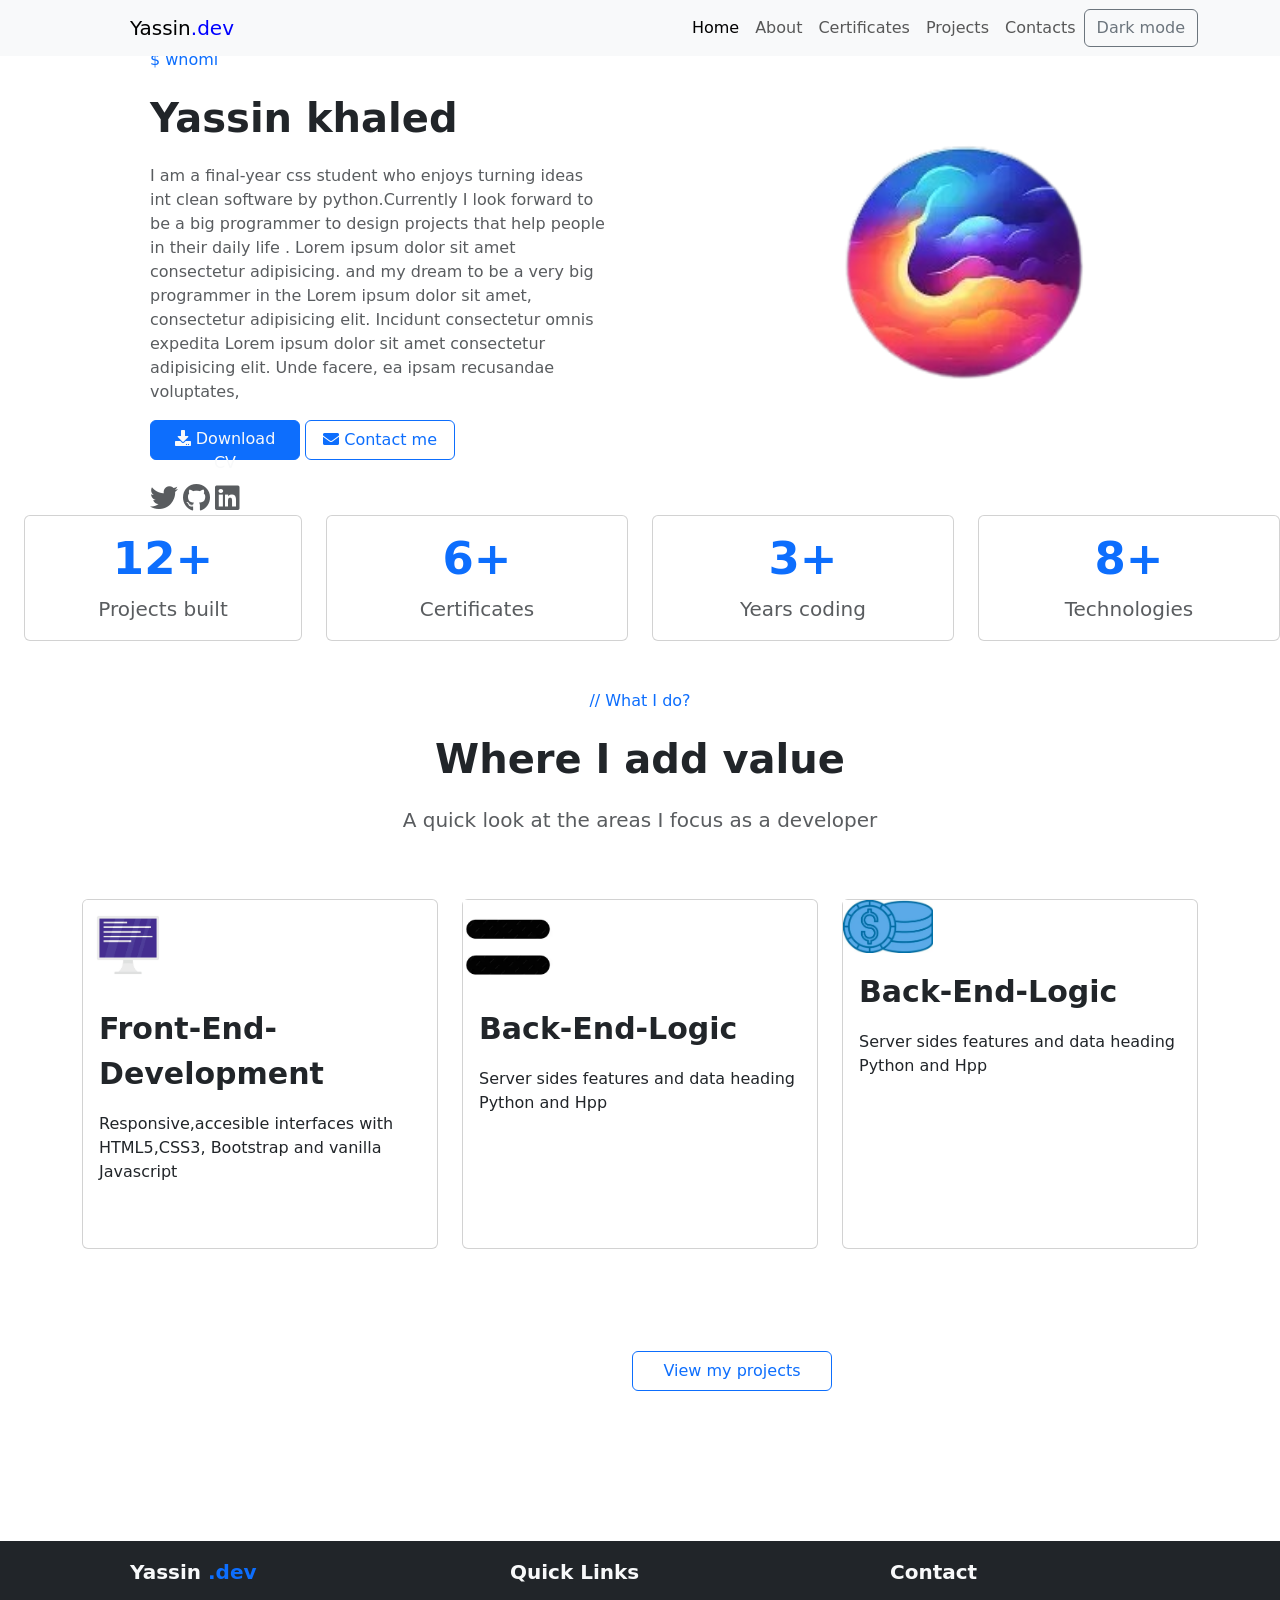
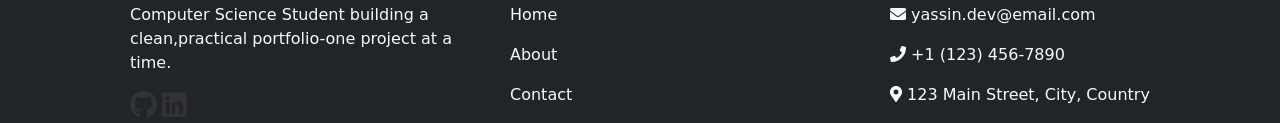
<file: index.html>
<!doctype html>
<html lang="en">
  <head>
    <meta charset="utf-8">
    <meta name="viewport" content="width=device-width, initial-scale=1">
    <title>Bootstrap demo</title>
    
    <link href="https://cdn.jsdelivr.net/npm/bootstrap@5.3.8/dist/css/bootstrap.min.css" rel="stylesheet" integrity="sha384-sRIl4kxILFvY47J16cr9ZwB07vP4J8+LH7qKQnuqkuIAvNWLzeN8tE5YBujZqJLB" crossorigin="anonymous">
    <link rel="stylesheet" href="https://cdnjs.cloudflare.com/ajax/libs/font-awesome/5.15.4/css/all.min.css">
    <link rel="stylesheet" href="style.css">
  </head>
  <body>
    <div class="bg-dark text-light loadingscreen top-0 start-0 w-100 h-100" id="loading-screen" style="position: fixed;z-index: 9999; display: flex; justify-content: center; align-items: center;">
    <div>Loading Home...</div>
  </div>
   <nav class="navbar navbar-expand-lg bg-body-tertiary fixed-top" style="background-color: aliceblue;">
  <div class="container">
    <a class="navbar-brand ms-5 me-lg-5 no" href="#">Yassin<span style="color: blue;" class="bold">.dev</span></a>
    <button class="navbar-toggler" type="button" data-bs-toggle="collapse" data-bs-target="#navbarNav" aria-controls="navbarNav" aria-expanded="false" aria-label="Toggle navigation">
      <span class="navbar-toggler-icon"></span>
    </button>
   
    <div class="collapse navbar-collapse" id="navbarSupportedContent">
    <ul class="navbar-nav ms-auto mb-2 mb-lg-0">
        <li class="nav-item">
          <a class="nav-link active" aria-current="page" href="index.html">Home</a>
        </li>
        <li class="nav-item">
          <a class="nav-link" href="about.html">About</a>
        </li>
        <li class="nav-item">
          <a class="nav-link" href="certificates.html">Certificates</a>
        </li>
        <li class="nav-item">
          <a class="nav-link" href="Project.html">Projects</a>
        </li>
        <li class="nav-item">
          <a class="nav-link" href="contacts.html">Contacts</a>
        </li>
      </ul>
    </div>
    <button class="btn btn-outline-secondary" id="btn1">Dark mode</button>
  </div>
</nav>
<section class=" mt-5" style="margin-left: 150px;">
    <div class="row">
        <div class="col-md-5">
       <p class="text-primary">$ whomi</p>
       <p class="fw-bold" style="font-size: 40px;">Yassin khaled</p>
       <p class="text-muted">I am a final-year css student who enjoys turning ideas int clean software by python.Currently I look forward to be a big programmer to design projects that help people in their daily life . Lorem ipsum dolor sit amet consectetur adipisicing. and my dream to be a very big programmer in the Lorem ipsum dolor sit amet, consectetur adipisicing elit. Incidunt consectetur omnis expedita Lorem ipsum dolor sit amet consectetur adipisicing elit. Unde facere, ea ipsam recusandae voluptates,</p>
       <button class="btn btn-primary text-light" style="width: 150px; height: 40px;"><i class="fas fa-download"></i> Download CV</button>
       <button class="btn button btn-outline-primary " style="width: 150px; height: 40px;"><i class="fas fa-envelope"></i> Contact me</button>
       <div class="mt-4">
     <i class="fab fa-twitter text-muted" style="font-size: 28px; color: #333;"></i>
    <i class="fab fa-github text-muted" style="font-size: 28px; color: #333;"></i>
    <i class="fab fa-linkedin text-muted" style="font-size: 28px; color: #333;"></i>
         
       </div>
        
        </div>
        
          <div class="n col-md-6 ms-5">
               <img src="download (3).png" alt="" class="img">
          </div>
        
    </div>
    
</section>
 <div class="y row">
  <div class="col-sm-3 mb-3 mb-sm-0">
    <div class="card ms-4">
      <div class="card-body text-center">
        <h5 class="card-title fw-bold text-primary" style="font-size: 45px;">12+</h5>
    <p class="card-text text-muted" style="font-size: 20px;">Projects built</p>  
      </div>
    </div>
  </div>
  <div class="col-sm-3">
    <div class="card">
      <div class="card-body text-center">
        <h5 class="card-title fw-bold text-primary" style="font-size: 45px;">6+</h5>
    <p class="card-text text-muted" style="font-size: 20px;">Certificates</p>   
      </div>
    </div>
  </div>
  <div class="col-sm-3">
    <div class="card">
      <div class="card-body text-center">
        <h5 class="card-title fw-bold text-primary" style="font-size: 45px;">3+</h5>
    <p class="card-text text-muted" style="font-size: 20px;">Years coding</p>   
      </div>
    </div>
  </div>
   <div class="col-sm-3">
    <div class="card">
      <div class="card-body text-center">
        <h5 class="card-title fw-bold text-primary" style="font-size: 45px;">8+</h5>
    <p class="card-text text-muted" style="font-size: 20px;">Technologies</p>   
      </div>
    </div>
  </div>
</div>

</div>

  <div class="container o">
<div class="text-center">
  <p class="text-primary mt-5">// What I do?</p>
  <p class="fw-bold" style="font-size: 40px;">Where I add value</p>
  <p class="text-muted" style="font-size: 20px;">A quick look at the areas I focus as a developer</p>
</div>
<div class="row">
  <div class="col-4">
<div class="card mt-5 h-100">
  <img src="computer-blue-screen-icon-flat-style-vector.jpg" style="width:90px;" class="card-img-top" alt="...">
  <div class="card-body">
    <p class="card_title fw-bold " style="font-size: 30px;">Front-End-Development</p>
    <p class="card-text">Responsive,accesible 
      interfaces with HTML5,CSS3,
      Bootstrap and vanilla Javascript</p>
  </div>
</div>
</div>
<div class="col-4">
  <div class="card  mt-5 h-100"> 
  <img src="download.webp" alt="" style="width: 90px;">
  <div class="card-body ">
    <p class="card_title fw-bold" style="font-size: 30px;">Back-End-Logic</p>
    <p class="card-text">Server sides features and data heading Python and Hpp</p>
  </div>
  
  </div>
</div>
<div class="col-4">
  <div class="card  mt-5 h-100">
  <img src="OIP (5).webp" alt="" style="width: 90px;">
  <div class="card-body">
    <p class="card_title fw-bold" style="font-size: 30px;">Back-End-Logic</p>
    <p class="card-text">Server sides features and data heading Python and Hpp</p>
  </div>
  </div>
</div>
</div>
<div class="p">
  <button class="btn button btn-outline-primary" style="width: 200px; height: 40px; margin-top: 150px; margin-left: 550px;">View my projects</button>
</div>
  </div>
  
  <section class="w-100 bg-dark text-light" style="margin-top: 150px;">
    
    <div class="container">
        <div class="footer">
          <div class="row">
            <div class="col-md-4 ms-5">
              
           <p class="fw-bold mt-3" style="font-size: 20px;">Yassin <span class="text-primary">.dev</span></p>
            <p class="">Computer Science Student building a clean,practical portfolio-one project at a time.</p>
    <i class="fab fa-github" style="font-size: 28px; color: #333;"></i>
    <i class="fab fa-linkedin" style="font-size: 28px; color: #333;"></i>

        </div>
        <div class="col-md-4">
          <p class="fw-bold mt-3" style="font-size: 20px;">Quick Links</p>
          <p>Home</p>
          <p>About</p>
          <p>Contact</p>
        </div>
        <div class="col-md-3">
          <p class="fw-bold mt-3" style="font-size: 20px;">Contact</p>
          <p><i class="fas fa-envelope"></i> yassin.dev@email.com</p>
          <p><i class="fas fa-phone"></i> +1 (123) 456-7890</p>
          <p><i class="fas fa-map-marker-alt"></i> 123 Main Street, City, Country</p>
        </div>
    </div>
        </div>
        </div>
  </section>
  
    
  
 <script src="script.js"></script>

  </body>
</file>
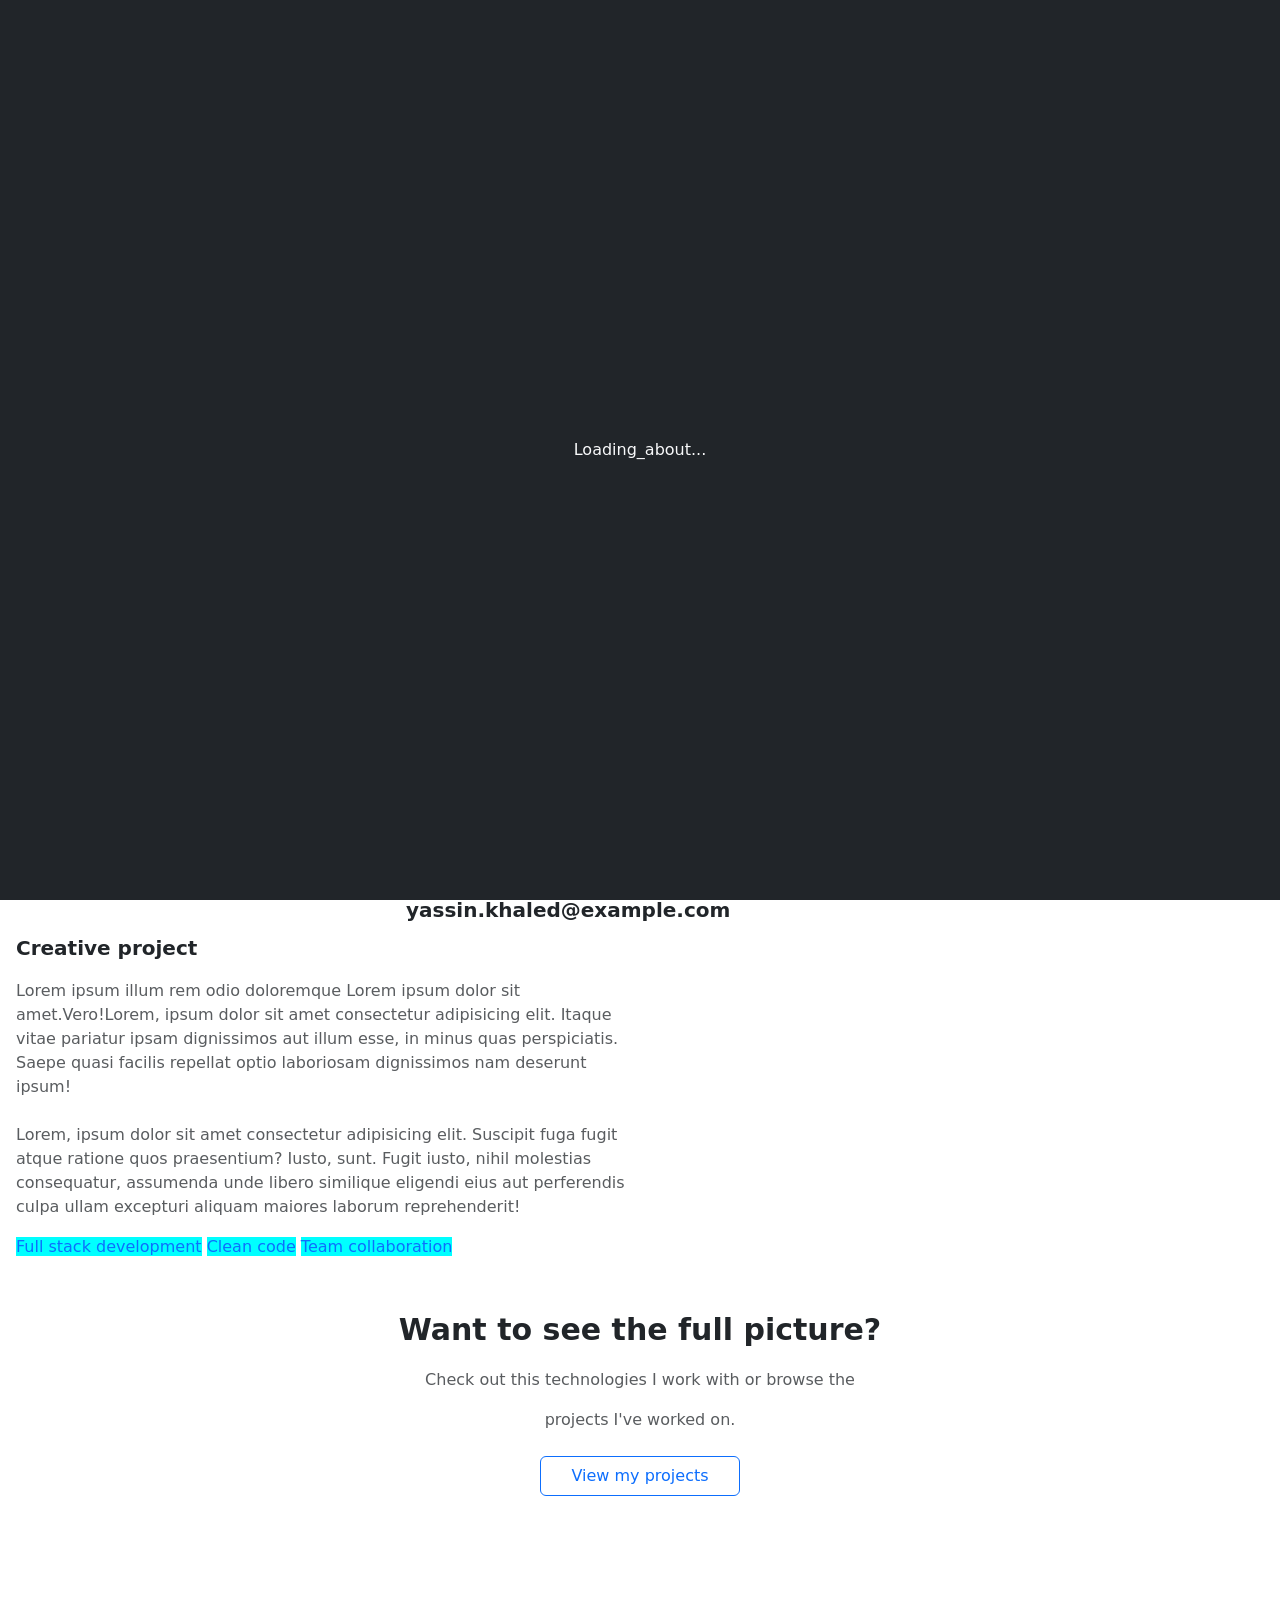
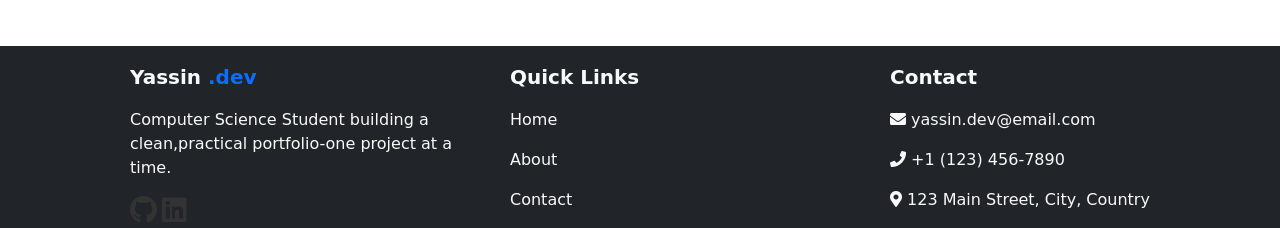
<file: about.html>
<!DOCTYPE html>
<html lang="en">
<head>
    <meta charset="UTF-8">
    <meta name="viewport" content="width=device-width, initial-scale=1.0">
    <title>Document</title>
    <link href="https://cdn.jsdelivr.net/npm/bootstrap@5.3.8/dist/css/bootstrap.min.css" rel="stylesheet" integrity="sha384-sRIl4kxILFvY47J16cr9ZwB07vP4J8+LH7qKQnuqkuIAvNWLzeN8tE5YBujZqJLB" crossorigin="anonymous">
    <link rel="stylesheet" href="https://cdnjs.cloudflare.com/ajax/libs/font-awesome/5.15.4/css/all.min.css">
    <link rel="stylesheet" href="style2.css">
</head>
<body>
  <div class="bg-dark text-light loadingscreen top-0 start-0 w-100 h-100" id="loading-screen" style="position: fixed;z-index: 9999; display: flex; justify-content: center; align-items: center;">
    <div>Loading_about...</div>
  </div>
    <nav class="navbar navbar-expand-lg bg-body-tertiary fixed-top" style="background-color: aliceblue;">
  <div class="container">
    <a class="navbar-brand ms-5 me-lg-5 no" href="#">Yassin<span style="color: blue;" class="bold">.dev</span></a>
    <button class="navbar-toggler" type="button" data-bs-toggle="collapse" data-bs-target="#navbarNav" aria-controls="navbarNav" aria-expanded="false" aria-label="Toggle navigation">
      <span class="navbar-toggler-icon"></span>
    </button>
   
    <div class="collapse navbar-collapse" id="navbarSupportedContent">
    <ul class="navbar-nav ms-auto mb-2 mb-lg-0">
        <li class="nav-item">
          <a class="nav-link active" aria-current="page" href="index.html">Home</a>
        </li>
        <li class="nav-item">
          <a class="nav-link" href="about.html">About</a>
        </li>
        <li class="nav-item">
          <a class="nav-link" href="certificates.html">Certificates</a>
        </li>
        <li class="nav-item">
          <a class="nav-link" href="Project.html">Projects</a>
        </li>
        <li class="nav-item">
          <a class="nav-link" href="contacts.html">Contacts</a>
        </li>
      </ul>
    </div>
    <button class="btn btn-outline-secondary" id="btn1">Dark mode</button>
  </div>
</nav>
<section>
    <div class="container mt-5">
        <p class="text-primary">// ABOUT ME</p>
        <p class="fw-bold" style="font-size: 40px;">Get to know me</p>
        <p class="text-muted">A quick overview of who I am,what I have studied,where I've worked and what I am aiming for next</p>
    </div>
</section>
<section>
   <div class="container" style="margin-top: 100px;">

        <img src="download (5).png" alt="" style="width: 100px;">
        <span class="fw-bold " style="font-size: 25px;">Personal information</span>
  </div>
    
  <div class="row">
  <div class="col-5" style="margin-left: 120px;">
  
      <ul class="list-group list-group-flush">
  <li class="list-group-item" style="text-align: left;"><span class="text-muted">Full name</span> <span style="margin-left:380px ;font-size: 20px;" class="fw-bold">Yassin Khaled</span></li>
  <li class="list-group-item" style="text-align: left;"><span class="text-muted">Date of birth</span> <span style="margin-left:365px ;font-size: 20px;" class="fw-bold">Sep 30,2013</span></li>
  <li class="list-group-item" style="text-align: left;"><span class="text-muted">Nationality</span> <span style="margin-left:395px ;font-size: 20px;" class="fw-bold">Egyptian</span></li>
  <li class="list-group-item" style="text-align: left;"><span class="text-muted">Location</span> <span style="margin-left:395px ;font-size: 20px;" class="fw-bold">Cairo, Egypt</span></li>
  <li class="list-group-item" style="text-align: left;"><span class="text-muted">Languages</span> <span style="margin-left:365px ;font-size: 20px;" class="fw-bold">Arabic, English</span></li>
  <li class="list-group-item" style="text-align: left;"><span class="text-muted">Email</span> <span style="margin-left:270px ;font-size: 20px;" class="fw-bold">yassin.khaled@example.com</span></li>
</ul>
  
  </div>
  <div class="col-6">
    <p class="ms-3 fw-bold" style="font-size: 20px;">Creative project</p>
    
    <p class="ms-3 text-muted" style="font-size: 16px;">Lorem ipsum illum rem odio doloremque Lorem ipsum dolor sit amet.Vero!Lorem, ipsum dolor sit amet consectetur adipisicing elit. Itaque vitae pariatur ipsam dignissimos aut illum esse, in minus quas perspiciatis. Saepe quasi facilis repellat optio laboriosam dignissimos nam deserunt ipsum!</p>
    <p class="ms-3 mt-4 text-muted" style="font-size: 16px;">Lorem, ipsum dolor sit amet consectetur adipisicing elit. Suscipit fuga fugit atque ratione quos praesentium? Iusto, sunt. Fugit iusto, nihil molestias consequatur, assumenda unde libero similique eligendi eius aut perferendis culpa ullam excepturi aliquam maiores laborum reprehenderit!</p>
    <span class="text-primary ms-3" style="background-color: aqua;">Full stack development</span>
    <span class="text-primary" style="background-color: aqua;">Clean code</span>
    <span class="text-primary " style="background-color: aqua;">Team collaboration</span>
  </div>

</div>
  

</section>

<div class="container mt-5 text-center">
    <p class="fw-bold" style="font-size: 30px;">Want to see the full picture?</p>
    <p class="text-muted">Check out this technologies I work with or browse the</p>
    <p class="text-muted">projects I've worked on.</p>
    <button class="btn btn-outline-primary mt-2" style="width: 200px; height: 40px;">View my projects</button>

</div>
<section class="w-100 bg-dark text-light" style="margin-top: 150px;">
<div class="container">
        <div class="footer">
          <div class="row">
            <div class="col-md-4 ms-5">
              
           <p class="fw-bold mt-3" style="font-size: 20px;">Yassin <span class="text-primary">.dev</span></p>
            <p class="">Computer Science Student building a clean,practical portfolio-one project at a time.</p>
    <i class="fab fa-github" style="font-size: 28px; color: #333;"></i>
    <i class="fab fa-linkedin" style="font-size: 28px; color: #333;"></i>

        </div>
        <div class="col-md-4">
          <p class="fw-bold mt-3" style="font-size: 20px;">Quick Links</p>
          <p>Home</p>
          <p>About</p>
          <p>Contact</p>
        </div>
        <div class="col-md-3">
          <p class="fw-bold mt-3" style="font-size: 20px;">Contact</p>
          <p><i class="fas fa-envelope"></i> yassin.dev@email.com</p>
          <p><i class="fas fa-phone"></i> +1 (123) 456-7890</p>
          <p><i class="fas fa-map-marker-alt"></i> 123 Main Street, City, Country</p>
        </div>
    </div>
        </div>
        </div>
  </section>
  
    
<script src="script2.js"></script>    
</body>
</html>
</file>
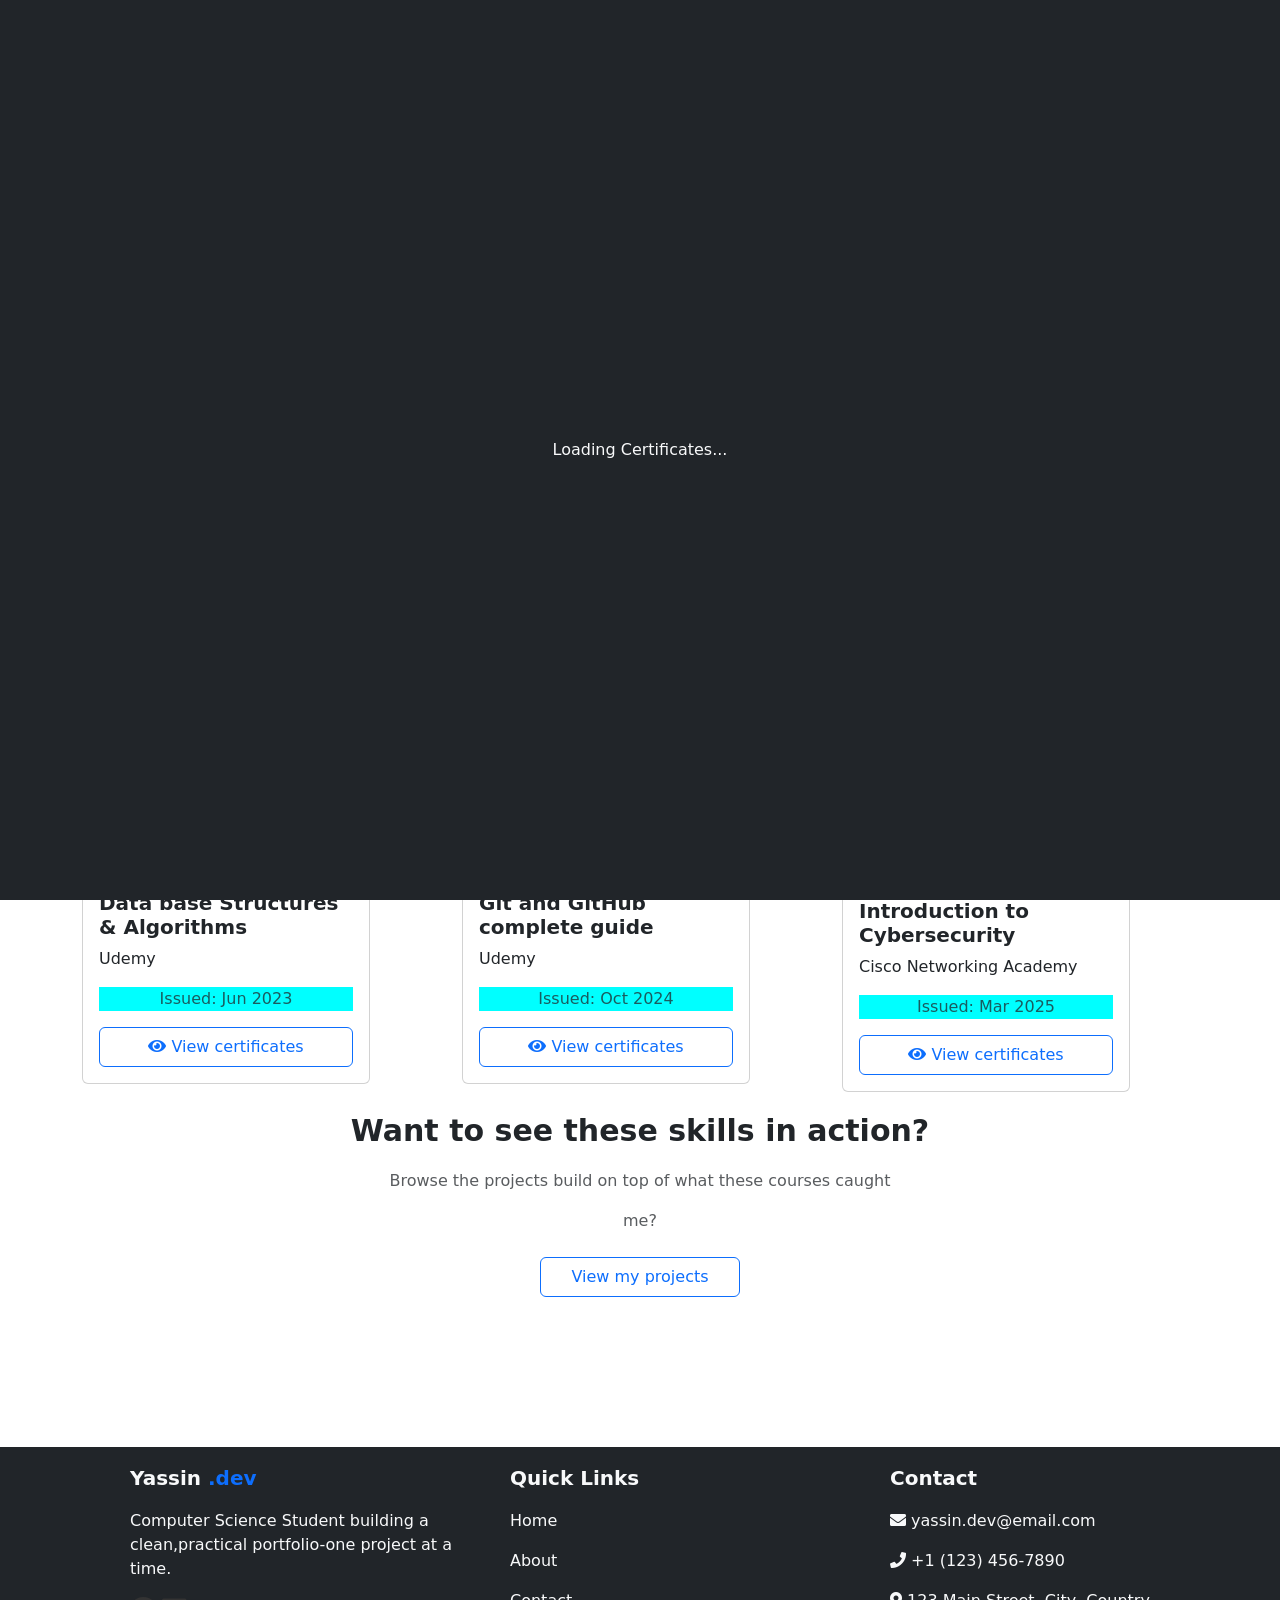
<file: certificates.html>
<!doctype html>
<html lang="en">
  <head>
    <meta charset="utf-8">
    <meta name="viewport" content="width=device-width, initial-scale=1">
    <title>Bootstrap demo</title>
    
    <link href="https://cdn.jsdelivr.net/npm/bootstrap@5.3.8/dist/css/bootstrap.min.css" rel="stylesheet" integrity="sha384-sRIl4kxILFvY47J16cr9ZwB07vP4J8+LH7qKQnuqkuIAvNWLzeN8tE5YBujZqJLB" crossorigin="anonymous">
    <link rel="stylesheet" href="https://cdnjs.cloudflare.com/ajax/libs/font-awesome/5.15.4/css/all.min.css">
    <link rel="stylesheet" href="style4.css">
  </head>
  <body>
    <div class="bg-dark text-light loadingscreen top-0 start-0 w-100 h-100" id="loading-screen" style="position: fixed;z-index: 9999; display: flex; justify-content: center; align-items: center;">
    <div>Loading Certificates...</div>
  </div>
   <nav class="navbar navbar-expand-lg bg-body-tertiary fixed-top" style="background-color: aliceblue;">
  <div class="container">
    <a class="navbar-brand ms-5 me-lg-5 no" href="#">Yassin<span style="color: blue;" class="bold">.dev</span></a>
    <button class="navbar-toggler" type="button" data-bs-toggle="collapse" data-bs-target="#navbarNav" aria-controls="navbarNav" aria-expanded="false" aria-label="Toggle navigation">
      <span class="navbar-toggler-icon"></span>
    </button>
   
    <div class="collapse navbar-collapse" id="navbarSupportedContent">
    <ul class="navbar-nav ms-auto mb-2 mb-lg-0">
        <li class="nav-item">
          <a class="nav-link active" aria-current="page" href="index.html">Home</a>
        </li>
        <li class="nav-item">
          <a class="nav-link" href="about.html">About</a>
        </li>
        <li class="nav-item">
          <a class="nav-link" href="certificates.html">Certificates</a>
        </li>
        <li class="nav-item">
          <a class="nav-link" href="Project.html">Projects</a>
        </li>
        <li class="nav-item">
          <a class="nav-link" href="contacts.html">Contacts</a>
        </li>
      </ul>
    </div>
    <button class="btn btn-outline-secondary" id="btn1">Dark mode</button>
  </div>
</nav>
<section>
    <div class="container" style="margin-top: 100px;">
        <p class="text-primary">// Certificates</p>
        <p class="fw-bold" style="font-size: 40px;">Courses & Certifications</p>
        <p class="text-muted">Certificates earned from various courses and training programs</p>
    </div>
</section>
<div class="container mt-5">
<div class="row">
    <div class="col-12 col-md-6 col-lg-4">
<div class="card" style="width: 18rem;">
    <div class="yassin w-100">
      <i class="fas fa-server text-primary p-3 w-100" style="display: flex; align-items: center; justify-content: center; height: 180px; font-size: 30px;"></i>
    </div>
  <div class="card-body" style="margin-top: 1rem; float: left;">
    <h5 class="card-title fw-bold">Responsive webdesign</h5>
    <p class="card-text">freeCodeCamp</p>
    <p class="card-text text-muted text-center" style="background-color: aqua;">Issued: Jan 2023</p>
    <button class="btn btn-outline-primary w-100" style="height: 40px;" id="view-cert1"><i class="fas fa-eye"></i> View certificates</button>
  </div>

</div>

    </div>
    <div class="col-12 col-md-6 col-lg-4">
<div class="card" style="width: 18rem;">
    <div class="yassin w-100">
      <i class="fas fa-server text-primary p-3 w-100" style="display: flex; align-items: center; justify-content: center; height: 180px; font-size: 30px;"></i>
    </div>
  <div class="card-body" style="margin-top: 1rem; float: left;">
    <h5 class="card-title fw-bold">Python for Everybody</h5>
    <p class="card-text">University of Michigan</p>
    <p class="card-text text-muted text-center" style="background-color: aqua;">Issued: Aug 2023</p>
    <button class="btn btn-outline-primary w-100" style="height: 40px;" id="view-cert2"><i class="fas fa-eye"></i> View certificates</button>
  </div>

</div>

    </div>
    <div class="col-12 col-md-6 col-lg-4">
<div class="card" style="width: 18rem;">
    <div class="yassin w-100">
      <i class="fas fa-server text-primary p-3 w-100" style="display: flex; align-items: center; justify-content: center; height: 180px; font-size: 30px;"></i>
    </div>
  <div class="card-body" style="margin: top 1px; float: left;">
    <h5 class="card-title fw-bold">Javascript algorithms & data structures</h5>
    <p class="card-text">freeCodeCamp</p>
    <p class="card-text text-muted text-center" style="background-color: aqua;">Issued: Feb 2024</p>
    <button class="btn btn-outline-primary w-100" style="height: 40px;" id="view-cert3"><i class="fas fa-eye"></i> View certificates</button>
  </div>

</div>

    </div>
    </div>
    <div class="row">
    <div class="col-12 col-md-6 col-lg-4">
<div class="card" style="width: 18rem;">
    <div class="yassin w-100">
      <i class="fas fa-server text-primary p-3 w-100" style="display: flex; align-items: center; justify-content: center; height: 180px; font-size: 30px;"></i>
    </div>
  <div class="card-body" style="margin: top 1px; float: left;">
    <h5 class="card-title fw-bold">Data base Structures & Algorithms</h5>
    <p class="card-text">Udemy</p>
    <p class="card-text text-muted text-center" style="background-color: aqua;">Issued: Jun 2023</p>
    <button class="btn btn-outline-primary w-100" style="height: 40px;" id="view-cert4"><i class="fas fa-eye"></i> View certificates</button>
  </div>

</div>

    </div>
    <div class="col-12 col-md-6 col-lg-4">
<div class="card" style="width: 18rem;">
    <div class="yassin w-100">
      <i class="fas fa-server text-primary p-3 w-100" style="display: flex; align-items: center; justify-content: center; height: 180px; font-size: 30px;"></i>
    </div>
  <div class="card-body" style="margin: top 1px; float: left;">
    <h5 class="card-title fw-bold">Git and GitHub complete guide</h5>
    <p class="card-text">Udemy</p>
    <p class="card-text text-muted text-center" style="background-color: aqua;">Issued: Oct 2024</p>
    <button class="btn btn-outline-primary w-100" style="height: 40px;" id="view-cert5"><i class="fas fa-eye"></i> View certificates</button>
  </div>

</div>

    </div>
    <div class="col-12 col-md-6 col-lg-4 mt-2">
<div class="card" style="width: 18rem;">
    <div class="yassin w-100">
      <i class="fas fa-server text-primary p-3 w-100" style="display: flex; align-items: center; justify-content: center; height: 180px; font-size: 30px;"></i>
    </div>
  <div class="card-body" style="margin: top 1px; float: left;">
    <h5 class="card-title fw-bold">Introduction to Cybersecurity</h5>
    <p class="card-text">Cisco Networking Academy</p>
    <p class="card-text text-muted text-center" style="background-color: aqua;">Issued: Mar 2025</p>
    <button class="btn btn-outline-primary w-100" style="height: 40px;" id="view-cert6"><i class="fas fa-eye"></i> View certificates</button>
  </div>

</div>

    </div>
    </div>
</div>

<div class="text-center mt-3">
  <p style="font-size: 30px;" class="fw-bold">Want to see these skills in action?</p>
  <p class="text-muted">Browse the projects build on top of what these courses caught</p>
  <p class="text-muted">me?</p>
  <button class="btn btn-outline-primary mt-2" style="width: 200px; height: 40px;">View my projects</button>
</div>
<section class="d-none" id="certificates-section">
  <div class="container d-flex justify-content-center align-items-center" style="position: fixed; top: 0; left: 0; width: 100%; height: 100%; background-color: rgba(0, 0, 0, 0.5); display: none;" id="certificate-modal">
<div class="card d-flex" style="width: 18rem;">
    <div class="yassin w-100">
      <img src="OIP (10).webp" alt="" style="display: flex; align-items: center; justify-content: center; height: 210px; font-size: 30px; width: 100%;">
    </div>
  <div class="card-body" style="margin: top 1px; width: 100%; float: left;">
    <p style="font-size: 18px;" class="card-title text-muted">provider: freecodecamp</p>
    <p class="card-text text-muted">issued : June 2021</p>
    <button class="btn btn-outline-secondary w-50" style="height: 40px;" id="close-modal">close</button>
  </div>

</div>
  </div>
</section>
<section class="d-none" id="certificates-section2">
  <div class="container d-flex justify-content-center align-items-center" style="position: fixed; top: 0; left: 0; width: 100%; height: 100%; background-color: rgba(0, 0, 0, 0.5); display: none;" id="certificate-modal">
<div class="card d-flex" style="width: 18rem;">
    <div class="yassin w-100">
      <img src="OIP (7).webp" alt="" style="display: flex; align-items: center; justify-content: center; height: 210px; font-size: 30px; width: 100%;">
    </div>
  <div class="card-body" style="margin: top 1px; width: 100%; float: left;">
    <p style="font-size: 18px;" class="card-title text-muted">provider: freecodecamp</p>
    <p class="card-text text-muted">issued : Feb 2022</p>
    <button class="btn btn-outline-secondary w-50" style="height: 40px;" id="close-modal2">close</button>
  </div>

</div>
  </div>
</section>
<section class="d-none" id="certificates-section3">
  <div class="container d-flex justify-content-center align-items-center" style="position: fixed; top: 0; left: 0; width: 100%; height: 100%; background-color: rgba(0, 0, 0, 0.5); display: none;" id="certificate-modal">
<div class="card d-flex" style="width: 18rem;">
    <div class="yassin w-100">
      <img src="OIP (11).webp" alt="" style="display: flex; align-items: center; justify-content: center; height: 210px; font-size: 30px; width: 100%;">
    </div>
  <div class="card-body" style="margin: top 1px; width: 100%; float: left;">
    <p style="font-size: 18px;" class="card-title text-muted">provider: freecodecamp</p>
    <p class="card-text text-muted">issued : Mar 2023</p>
    <button class="btn btn-outline-secondary w-50" style="height: 40px;" id="close-modal3">close</button>
  </div>

</div>
  </div>
</section>
<section class="d-none" id="certificates-section4">
  <div class="container d-flex justify-content-center align-items-center" style="position: fixed; top: 0; left: 0; width: 100%; height: 100%; background-color: rgba(0, 0, 0, 0.5); display: none;" id="certificate-modal4">
<div class="card d-flex" style="width: 18rem;">
    <div class="yassin w-100">
      <img src="il_fullxfull.4844493142_rffd.webp" alt="" style="display: flex; align-items: center; justify-content: center; height: 210px; font-size: 30px; width: 100%;">
    </div>
  <div class="card-body" style="margin: top 1px; width: 100%; float: left;">
    <p style="font-size: 18px;" class="card-title text-muted">provider: freecodecamp</p>
    <p class="card-text text-muted">issued : Dec 2023</p>
    <button class="btn btn-outline-secondary w-50" style="height: 40px;" id="close-modal4">close</button>
  </div>

</div>
  </div>
</section>
<section class="d-none" id="certificates-section5">
  <div class="container d-flex justify-content-center align-items-center" style="position: fixed; top: 0; left: 0; width: 100%; height: 100%; background-color: rgba(0, 0, 0, 0.5); display: none;" id="certificate-modal5">
<div class="card d-flex" style="width: 18rem;">
    <div class="yassin w-100">
      <img src="download (1).webp" alt="" style="display: flex; align-items: center; justify-content: center; height: 210px; font-size: 30px; width: 100%;">
    </div>
  <div class="card-body" style="margin: top 1px; width: 100%; float: left;">
    <p style="font-size: 18px;" class="card-title text-muted">provider: freecodecamp</p>
    <p class="card-text text-muted">issued : Sep 2024</p>
    <button class="btn btn-outline-secondary w-50" style="height: 40px;" id="close-modal5">close</button>
  </div>

</div>
  </div>
</section>
<section class="d-none" id="certificates-section6">
  <div class="container d-flex justify-content-center align-items-center" style="position: fixed; top: 0; left: 0; width: 100%; height: 100%; background-color: rgba(0, 0, 0, 0.5); display: none;" id="certificate-modal6">
<div class="card d-flex" style="width: 18rem;">
    <div class="yassin w-100">
      <img src="OIP (8).webp" alt="" style="display: flex; align-items: center; justify-content: center; height: 210px; font-size: 30px; width: 100%;">
    </div>
  <div class="card-body" style="margin: top 1px; width: 100%; float: left;">
    <p style="font-size: 18px;" class="card-title text-muted">provider: freecodecamp</p>
    <p class="card-text text-muted">issued : Mar 2025</p>
    <button class="btn btn-outline-secondary w-50" style="height: 40px;" id="close-modal6">close</button>
  </div>

</div>
  </div>
</section>
<section class="w-100 bg-dark text-light" style="margin-top: 150px;">
<div class="container">
        <div class="footer">
          <div class="row">
            <div class="col-md-4 ms-5">
              
           <p class="fw-bold mt-3" style="font-size: 20px;">Yassin <span class="text-primary">.dev</span></p>
            <p class="">Computer Science Student building a clean,practical portfolio-one project at a time.</p>
    <i class="fab fa-github" style="font-size: 28px; color: #333;"></i>
    <i class="fab fa-linkedin" style="font-size: 28px; color: #333;"></i>

        </div>
        <div class="col-md-4">
          <p class="fw-bold mt-3" style="font-size: 20px;">Quick Links</p>
          <p>Home</p>
          <p>About</p>
          <p>Contact</p>
        </div>
        <div class="col-md-3">
          <p class="fw-bold mt-3" style="font-size: 20px;">Contact</p>
          <p><i class="fas fa-envelope"></i> yassin.dev@email.com</p>
          <p><i class="fas fa-phone"></i> +1 (123) 456-7890</p>
          <p><i class="fas fa-map-marker-alt"></i> 123 Main Street, City, Country</p>
        </div>
    </div>
        </div>
        </div>
  </section>
  
    











<script src="https://cdn.jsdelivr.net/npm/bootstrap@5.3.8/dist/js/bootstrap.bundle.min.js" integrity="sha384-FKyoEForCGlyvwx9Hj09JcYn3nv7wiPVlz7YYwJrWVcXK/BmnVDxM+D2scQbITxI" crossorigin="anonymous"></script>
<script src="script4.js"></script>
  </body>
</file>
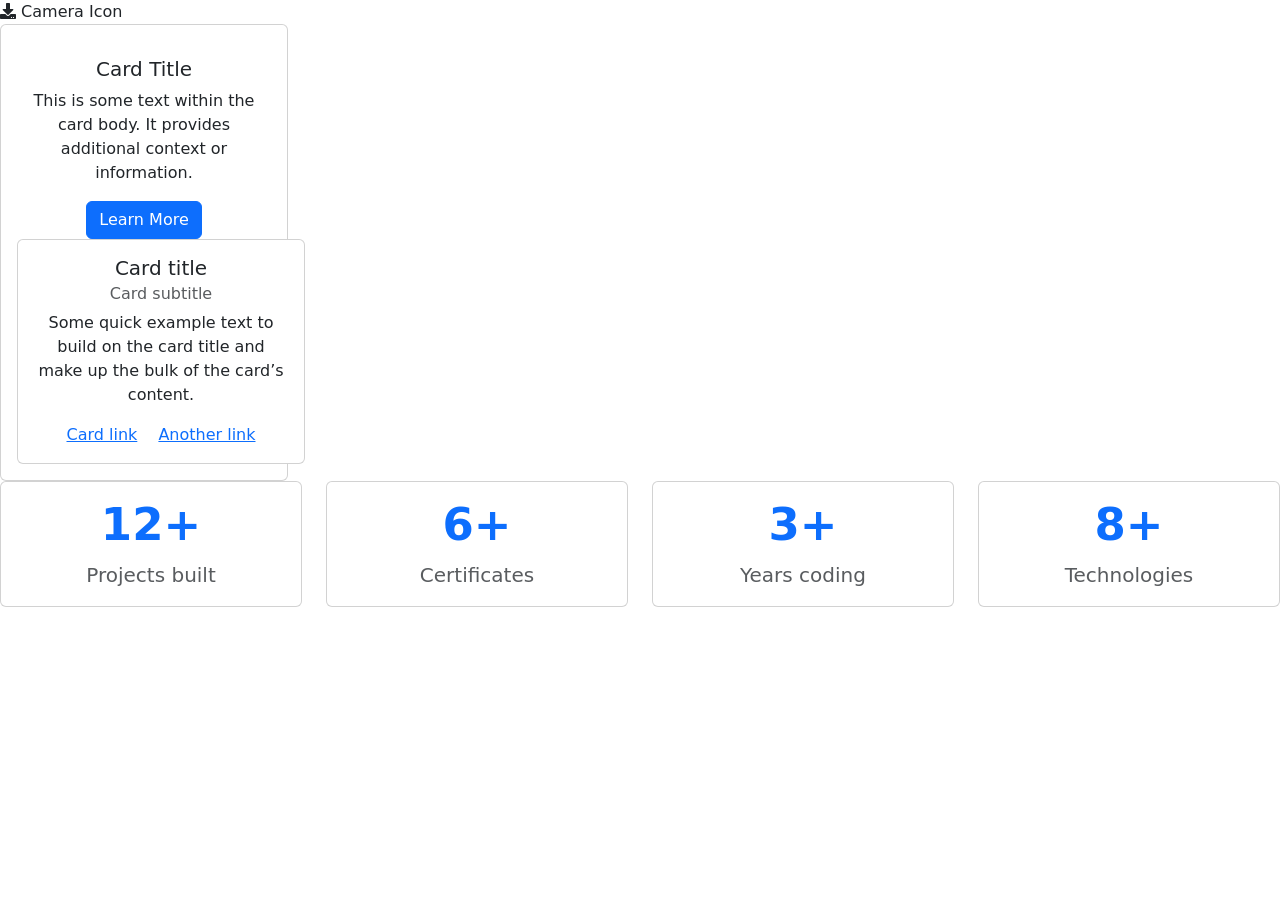
<file: m.html>
<!DOCTYPE html>
<html lang="en">
<head>
   <meta charset="UTF-8">
   <meta name="viewport" content="width=device-width, initial-scale=1.0">
   <title>Font Awesome Example</title>
   <!-- Font Awesome 5 CDN -->
    <link href="https://cdn.jsdelivr.net/npm/bootstrap@5.3.8/dist/css/bootstrap.min.css" rel="stylesheet" integrity="sha384-sRIl4kxILFvY47J16cr9ZwB07vP4J8+LH7qKQnuqkuIAvNWLzeN8tE5YBujZqJLB" crossorigin="anonymous">

   <link rel="stylesheet" href="https://cdnjs.cloudflare.com/ajax/libs/font-awesome/5.15.4/css/all.min.css">
</head>
<body>
   <!-- Example Icon -->
   <i class="fas fa-download"></i> Camera Icon
   <div class="card" style="width: 18rem;">
 <div class="card-body text-center">
   <i class="bi bi-star-fill" style="font-size: 2rem; color: gold;"></i>
   <h5 class="card-title mt-3">Card Title</h5>
   <p class="card-text">This is some text within the card body. It provides additional context or information.</p>
   <a href="#" class="btn btn-primary">Learn More</a>
   <div class="card" style="width: 18rem;">
  <div class="card-body">
    <h5 class="card-title">Card title</h5>
    <h6 class="card-subtitle mb-2 text-body-secondary">Card subtitle</h6>
    <p class="card-text">Some quick example text to build on the card title and make up the bulk of the card’s content.</p>
    <a href="#" class="card-link">Card link</a>
    <a href="#" class="card-link">Another link</a>
  </div>
</div>
 </div>
</div>
<div class="row">
  <div class="col-sm-3 mb-3 mb-sm-0">
    <div class="card ">
      <div class="card-body text-center">
        <h5 class="card-title fw-bold text-primary" style="font-size: 45px;">12+</h5>
    <p class="card-text text-muted" style="font-size: 20px;">Projects built</p>  
      </div>
    </div>
  </div>
  <div class="col-sm-3">
    <div class="card">
      <div class="card-body text-center">
        <h5 class="card-title fw-bold text-primary" style="font-size: 45px;">6+</h5>
    <p class="card-text text-muted" style="font-size: 20px;">Certificates</p>   
      </div>
    </div>
  </div>
  <div class="col-sm-3">
    <div class="card">
      <div class="card-body text-center">
        <h5 class="card-title fw-bold text-primary" style="font-size: 45px;">3+</h5>
    <p class="card-text text-muted" style="font-size: 20px;">Years coding</p>   
      </div>
    </div>
  </div>
   <div class="col-sm-3">
    <div class="card">
      <div class="card-body text-center">
        <h5 class="card-title fw-bold text-primary" style="font-size: 45px;">8+</h5>
    <p class="card-text text-muted" style="font-size: 20px;">Technologies</p>   
      </div>
    </div>
  </div>
</div>
</body>
</html>
</file>
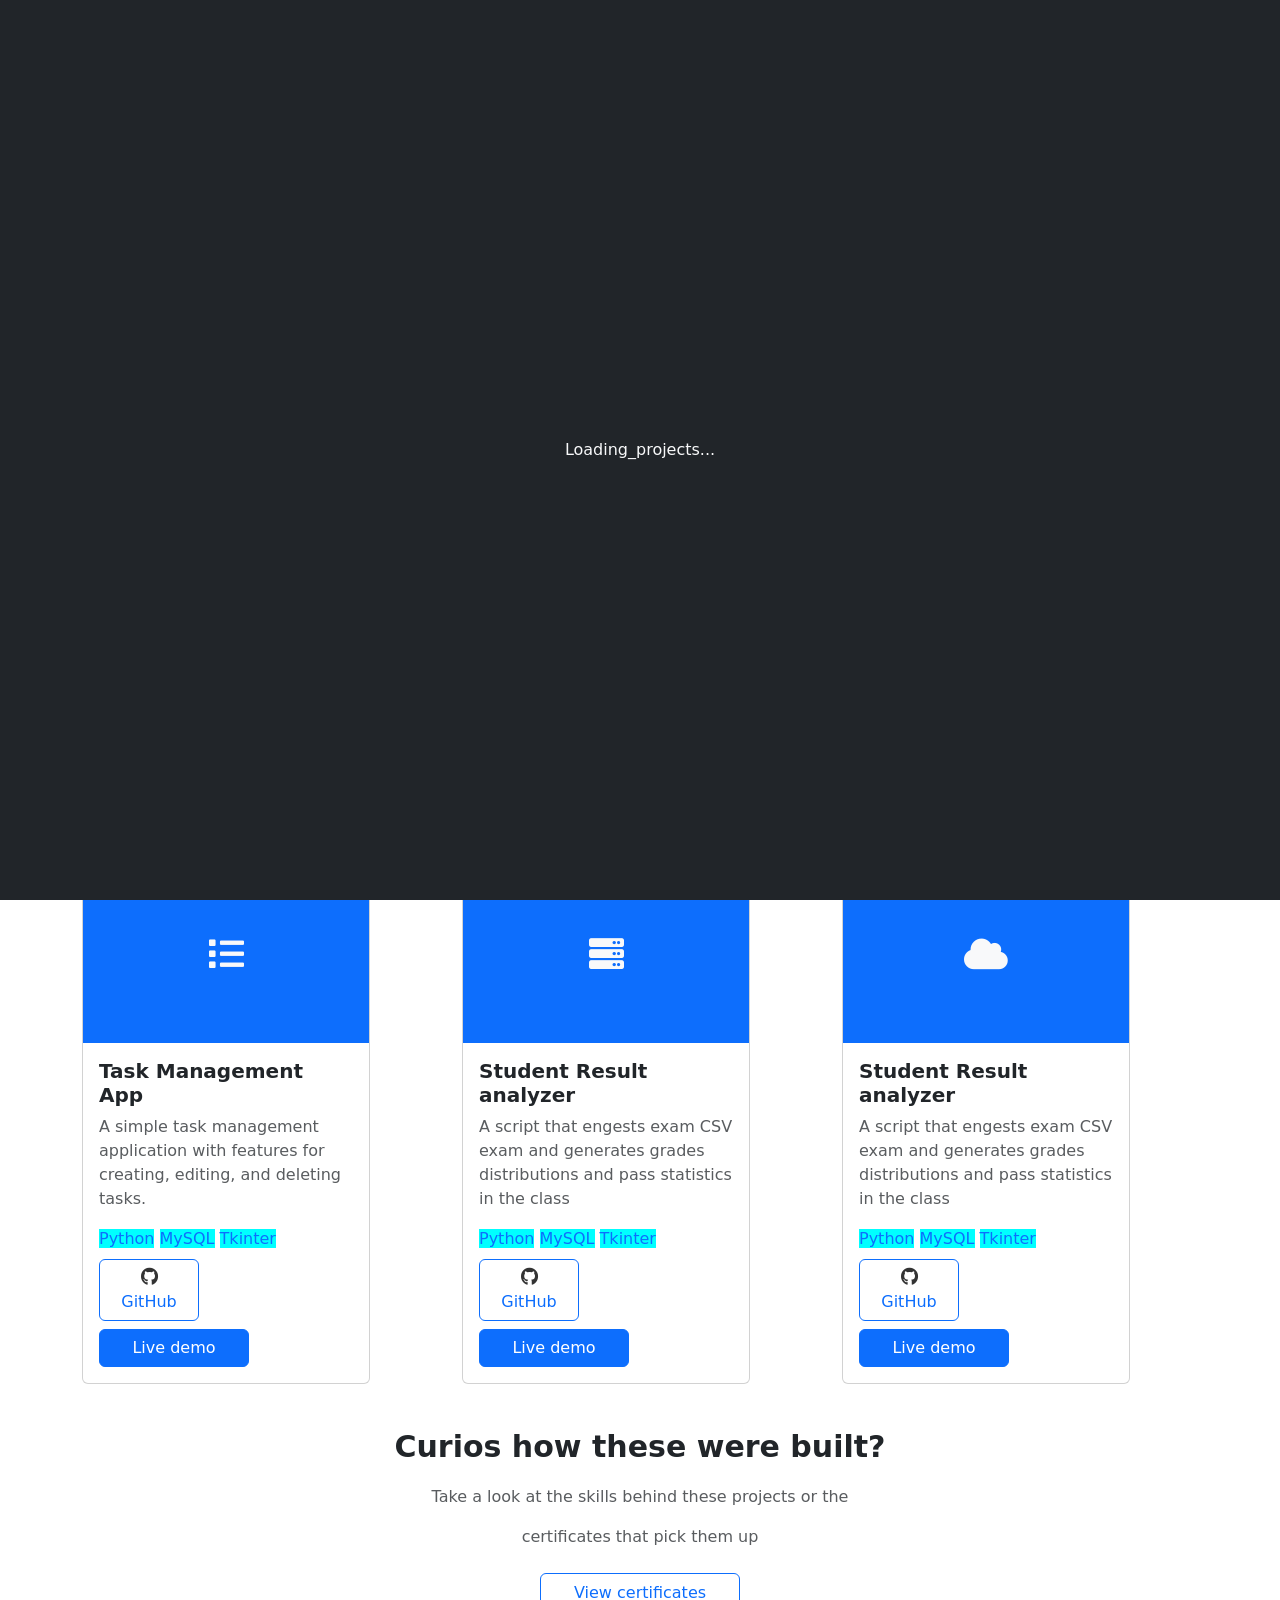
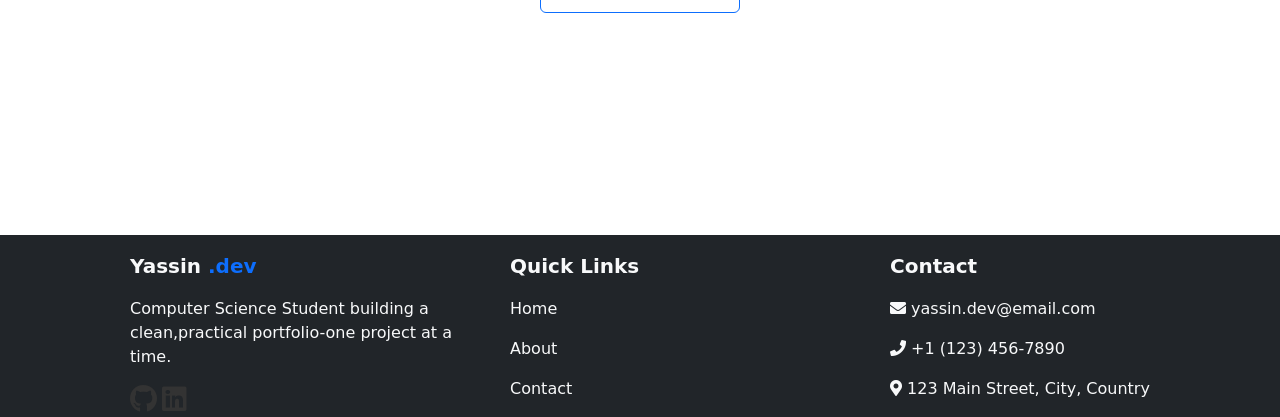
<file: Project.html>
<!DOCTYPE html>
<html lang="en">
<head>
    <meta charset="UTF-8">
    <meta name="viewport" content="width=device-width, initial-scale=1.0">
    <title>Document</title>
    <link href="https://cdn.jsdelivr.net/npm/bootstrap@5.3.8/dist/css/bootstrap.min.css" rel="stylesheet" integrity="sha384-sRIl4kxILFvY47J16cr9ZwB07vP4J8+LH7qKQnuqkuIAvNWLzeN8tE5YBujZqJLB" crossorigin="anonymous">
    <link rel="stylesheet" href="https://cdnjs.cloudflare.com/ajax/libs/font-awesome/5.15.4/css/all.min.css">
    <link rel="stylesheet" href="style3.css">
</head>
<body>
    <div class="bg-dark text-light loadingscreen top-0 start-0 w-100 h-100" id="loading-screen" style="position: fixed;z-index: 9999; display: flex; justify-content: center; align-items: center;">
    <div>Loading_projects...</div>
  </div>
    <nav class="navbar navbar-expand-lg bg-body-tertiary fixed-top" style="background-color: aliceblue;">
  <div class="container">
    <a class="navbar-brand ms-5 me-lg-5 no" href="#">Yassin<span style="color: blue;" class="bold">.dev</span></a>
    <button class="navbar-toggler" type="button" data-bs-toggle="collapse" data-bs-target="#navbarNav" aria-controls="navbarNav" aria-expanded="false" aria-label="Toggle navigation">
      <span class="navbar-toggler-icon"></span>
    </button>
   
    <div class="collapse navbar-collapse" id="navbarSupportedContent">
    <ul class="navbar-nav ms-auto mb-2 mb-lg-0">
        <li class="nav-item">
          <a class="nav-link active" aria-current="page" href="index.html">Home</a>
        </li>
        <li class="nav-item">
          <a class="nav-link" href="about.html">About</a>
        </li>
        <li class="nav-item">
          <a class="nav-link" href="certificates.html">Certificates</a>
        </li>
        <li class="nav-item">
          <a class="nav-link" href="Project.html">Projects</a>
        </li>
        <li class="nav-item">
          <a class="nav-link" href="contacts.html">Contacts</a>
        </li>
      </ul>
    </div>
    <button class="btn btn-outline-secondary" id="btn1">Dark mode</button>
  </div>
</nav> 
<div class="container">
    <p class="text-primary mt-5" style="text-align: left;">// projects content</p>
    <p class="fw-bold" style="font-size: 40px;">Things I have built</p>
    <p class="text-muted">A mix of web and mobile applications and JavaScript frameworks-from class</p>
    <p class="text-muted">assignments to freelance work</p>
</div>
<section>
    <div class="container">
<ul class="nav nav-pills mb-3 justify-content-center" id="pills-tab" role="tablist">
  <li class="nav-item" role="presentation">
    <button class="nav-link active" id="pills-all-tab" data-bs-toggle="pill" data-bs-target="#pills-all" type="button" role="tab" aria-controls="pills-all" aria-selected="true">All</button>
  </li>
  <li class="nav-item" role="presentation">
    <button class="nav-link" id="pills-web-tab" data-bs-toggle="pill" data-bs-target="#pills-web" type="button" role="tab" aria-controls="pills-web" aria-selected="false">Web</button>
  </li>
  <li class="nav-item" role="presentation">
    <button class="nav-link" id="pills-python-tab" data-bs-toggle="pill" data-bs-target="#pills-python" type="button" role="tab" aria-controls="pills-python" aria-selected="false">Python</button>
  </li>
  <li class="nav-item" role="presentation">
    <button class="nav-link" id="pills-javascript-tab" data-bs-toggle="pill" data-bs-target="#pills-javascript" type="button" role="tab" aria-controls="pills-javascript" aria-selected="false">JavaScript</button>
  </li>
</ul>

<div class="tab-content" id="pills-tabContent">
  <div class="row">
  <div class="tab-pane fade show active col-12 col-md-6 col-lg-4" id="pills-all" role="tabpanel" aria-labelledby="pills-all-tab" tabindex="0">
    <div class="card" style="width: 18rem; ;">
 <i class="card-img-top fas fa-laptop-code bg-primary text-light p-3 w-100" style="display: flex; align-items: center; justify-content: center; height: 180px; font-size: 30px;"></i>
  <div class="card-body">
    <h5 class="card-title fw-bold">Student Portofolio builder</h5>
    <p class="card-text text-muted">A responsive multi-page portofolio template for students,with theming filtering and form validation built with vanilla JS</p>
    <span class="text-primary" style="background-color: aqua;">Javascript</span>
    <span class="text-primary" style="background-color: aqua;">HTML</span>
    <span class="text-primary " style="background-color: aqua;">Bootstrap</span>
         <button class="btn button btn-outline-primary mt-2" style="width: 100px;"><i class="fab fa-github" style="font-size: 18px; color: #333;"></i> GitHub</button>
         <a href="#" class="btn btn-primary mt-2" style="width: 150px;">Live demo</a>
  </div>
  

</div>
  </div>
  <div class="tab-pane fade show active col-12 col-md-6 col-lg-4" id="pills-all" role="tabpanel" aria-labelledby="pills-all-tab" tabindex="0">
    <div class="card" style="width: 18rem; ;">
   <i class="card-img-top fab fa-brands fa-python bg-primary text-light p-3 w-100" style="display: flex; align-items: center; justify-content: center; height: 180px; font-size: 35px;"></i>
    <div class="card-body">
    <h5 class="card-title fw-bold">Library Management System</h5>
    <p class="card-text text-muted">A desktop app for tracking book inventory, borrowing records, and user management and due dates.</p>
    <span class="text-primary" style="background-color: aqua;">Python</span>
    <span class="text-primary" style="background-color: aqua;">MySQL</span>
    <span class="text-primary " style="background-color: aqua;">Tkinter</span>
         <button class="btn button btn-outline-primary mt-2" style="width: 100px;"><i class="fab fa-github" style="font-size: 18px; color: #333;"></i> GitHub</button>
         <a href="#" class="btn btn-primary mt-2" style="width: 150px;">Live demo</a>
  </div>
  
  
</div>
  </div>
<div class="tab-pane fade show active col-12 col-md-6 col-lg-4" id="pills-all" role="tabpanel" aria-labelledby="pills-all-tab" tabindex="0">
  <div class="card" style="width: 18rem; ;">
   <i class="fas fa-cart-plus card-img-top bg-primary text-light p-3 w-100" style="display: flex; align-items: center; justify-content: center; height: 180px; font-size: 35px;"></i>
    <div class="card-body">
    <h5 class="card-title fw-bold">E-Commerce landing page</h5>
    <p class="card-text text-muted">A responsive landing page for an e-commerce website with product listings, shopping cart functionality, and checkout process.</p>
    <span class="text-primary" style="background-color: aqua;">Python</span>
    <span class="text-primary" style="background-color: aqua;">MySQL</span>
    <span class="text-primary " style="background-color: aqua;">Tkinter</span>
         <button class="btn button btn-outline-primary mt-2" style="width: 100px;"><i class="fab fa-github" style="font-size: 18px; color: #333;"></i> GitHub</button>
         <a href="#" class="btn btn-primary mt-2" style="width: 150px;">Live demo</a>
  </div>
  </div>
</div>


  <div class="mt-3 tab-pane fade show active col-12 col-md-6 col-lg-4" id="pills-all" role="tabpanel" aria-labelledby="pills-all-tab" tabindex="0" style="margin-top: 1rem; float: left;">
    <div class="card" style="width: 18rem;">
   <i class="fas fa-list card-img-top bg-primary text-light p-3 w-100" style="display: flex; align-items: center; justify-content: center; height: 180px; font-size: 35px;"></i>
    
    <div class="card-body">
    <h5 class="card-title fw-bold">Task Management App</h5>
    <p class="card-text text-muted">A simple task management application with features for creating, editing, and deleting tasks.</p>
    <span class="text-primary" style="background-color: aqua;">Python</span>
    <span class="text-primary" style="background-color: aqua;">MySQL</span>
    <span class="text-primary " style="background-color: aqua;">Tkinter</span>
         <button class="btn button btn-outline-primary mt-2" style="width: 100px;"><i class="fab fa-github" style="font-size: 18px; color: #333;"></i> GitHub</button>
         <a href="#" class="btn btn-primary mt-2" style="width: 150px;">Live demo</a>
  </div>
  </div>
  </div>
  <div class="tab-pane fade show active col-12 col-md-6 col-lg-4" id="pills-all" role="tabpanel" aria-labelledby="pills-all-tab" tabindex="0" style="margin-top: 1rem; float: left;">
    <div class="card" style="width: 18rem;">
   <i class="fas fa-server card-img-top bg-primary text-light p-3 w-100" style="display: flex; align-items: center; justify-content: center; height: 180px; font-size: 35px;"></i>
    <div class="card-body">
    <h5 class="card-title fw-bold">Student Result analyzer</h5>
    <p class="card-text text-muted">A script that engests exam CSV exam and generates grades distributions and pass statistics in the class</p>
    <span class="text-primary" style="background-color: aqua;">Python</span>
    <span class="text-primary" style="background-color: aqua;">MySQL</span>
    <span class="text-primary " style="background-color: aqua;">Tkinter</span>
         <button class="btn button btn-outline-primary mt-2" style="width: 100px;"><i class="fab fa-github" style="font-size: 18px; color: #333;"></i> GitHub</button>
         <a href="#" class="btn btn-primary mt-2" style="width: 150px;">Live demo</a>
  </div>
  </div>
  </div>
  <div class="tab-pane fade show active col-12 col-md-6 col-lg-4" id="pills-all" role="tabpanel" aria-labelledby="pills-all-tab" tabindex="0" style="margin-top: 1rem; float: left;">
    <div class="card" style="width: 18rem;">
   <i class="fas fa-cloud card-img-top bg-primary text-light p-3 w-100" style="display: flex; align-items: center; justify-content: center; height: 180px; font-size: 35px;"></i>
    <div class="card-body">
    <h5 class="card-title fw-bold">Student Result analyzer</h5>
    <p class="card-text text-muted">A script that engests exam CSV exam and generates grades distributions and pass statistics in the class</p>
    <span class="text-primary" style="background-color: aqua;">Python</span>
    <span class="text-primary" style="background-color: aqua;">MySQL</span>
    <span class="text-primary " style="background-color: aqua;">Tkinter</span>
         <button class="btn button btn-outline-primary mt-2" style="width: 100px;"><i class="fab fa-github" style="font-size: 18px; color: #333;"></i> GitHub</button>
         <a href="#" class="btn btn-primary mt-2" style="width: 150px;">Live demo</a>
  </div>
  </div>



  <div class="tab-pane fade" id="pills-web" role="tabpanel" aria-labelledby="pills-web-tab" tabindex="0">...</div>

  </div>
  </div>
  </div>
  </div>
  </div>

<div class="text-center mt-3">
  <p style="font-size: 30px;" class="fw-bold">Curios how these were built?</p>
  <p class="text-muted">Take a look at the skills behind these projects or the</p>
  <p class="text-muted">certificates that pick them up</p>
  <button class="btn btn-outline-primary mt-2" style="width: 200px; height: 40px;">View certificates</button>
</div>

  <div class="tab-pane fade" id="pills-web" role="tabpanel" aria-labelledby="pills-web-tab" tabindex="0">...</div>
  <div class="tab-pane fade" id="pills-python" role="tabpanel" aria-labelledby="pills-python-tab" tabindex="0">...</div>
  <div class="tab-pane fade" id="pills-javascript" role="tabpanel" aria-labelledby="pills-javascript-tab" tabindex="0">...</div>

  <section class="w-100 bg-dark text-light" style="margin-top: 150px;">
<div class="container">
        <div class="footer">
          <div class="row">
            <div class="col-md-4 ms-5">
              
           <p class="fw-bold mt-3" style="font-size: 20px;">Yassin <span class="text-primary">.dev</span></p>
            <p class="">Computer Science Student building a clean,practical portfolio-one project at a time.</p>
    <i class="fab fa-github" style="font-size: 28px; color: #333;"></i>
    <i class="fab fa-linkedin" style="font-size: 28px; color: #333;"></i>

        </div>
        <div class="col-md-4">
          <p class="fw-bold mt-3" style="font-size: 20px;">Quick Links</p>
          <p>Home</p>
          <p>About</p>
          <p>Contact</p>
        </div>
        <div class="col-md-3">
          <p class="fw-bold mt-3" style="font-size: 20px;">Contact</p>
          <p><i class="fas fa-envelope"></i> yassin.dev@email.com</p>
          <p><i class="fas fa-phone"></i> +1 (123) 456-7890</p>
          <p><i class="fas fa-map-marker-alt"></i> 123 Main Street, City, Country</p>
        </div>
    </div>
        </div>
        </div>
  </section>
    

    

<script src="https://cdn.jsdelivr.net/npm/bootstrap@5.3.8/dist/js/bootstrap.bundle.min.js" integrity="sha384-FKyoEForCGlyvwx9Hj09JcYn3nv7wiPVlz7YYwJrWVcXK/BmnVDxM+D2scQbITxI" crossorigin="anonymous"></script>
<script src="script3.js"></script>
</body>
</html>
</file>
<file: style.css>
.navbar ul li a:hover{
    color: blue;
}

div .n img{
    margin-left: 70px;
    margin-bottom: 30px;
}
body.dark_mode {
    background-color: black;
    color: white;
}
body.dark_mode .navbar {
    background-color:black !important;
}

body.dark_mode .card {
    background-color:rgba(0, 0, 255, 0.373);
    color: white;
}
body.dark_mode .btn {
    background-color:black;
    color: white;
}
body.dark_mode .card_body {
    background-color:rgba(0, 0, 255, 0.373);
}
body.dark_mode .navbar .nav-link{
    color: azure;
}
body.dark_mode p{
    color: azure;
}
</file>
<file: style2.css>
.navbar ul li a:hover{
    color: blue;
}

body.dark_mode {
    background-color: black;
    color: white;
}
body.dark_mode .navbar {
    background-color:black !important;
}

body.dark_mode .card {
    background-color:rgba(0, 0, 255, 0.373);
    color: white;
}
body.dark_mode .btn {
    background-color:black;
    color: white;
}
body.dark_mode .card_body {
    background-color:rgba(0, 0, 255, 0.373);
}
body.dark_mode .navbar .nav-link{
    color: azure;
}
body.dark_mode p{
    color: azure;
}

body.dark_mode .m{
    color: aliceblue;
}
body.dark_mode p{
    color: aliceblue;
}
</file>
<file: style4.css>
.navbar ul li a:hover{
    color: blue;
}

body.dark_mode {
    background-color: black;
    color: white;
}
body.dark_mode .navbar {
    background-color:black !important;
}

body.dark_mode .card {
    background-color:rgba(0, 0, 255, 0.373);
    color: white;
}
body.dark_mode .btn {
    background-color:black;
    color: white;
}
body.dark_mode .card_body {
    background-color:rgba(0, 0, 255, 0.373);
}
body.dark_mode .navbar .nav-link{
    color: azure;
}
body.dark_mode p{
    color: azure;
}

body.dark_mode .m{
    color: aliceblue;
}
body.dark_mode p{
    color: aliceblue;
}
.yassin{
    background: repeating-linear-gradient(135deg, rgba(37,99,235,.12), rgba(37,99,235,.12) 10px, rgba(37,99,235,.04) 10px, rgba(37,99,235,.04) 20px);
}
</file>
<file: style3.css>
.navbar ul li a:hover{
    color: blue;
}

body.dark_mode {
    background-color: black;
    color: white;
}
body.dark_mode .navbar {
    background-color:black !important;
}

body.dark_mode .card {
    background-color:rgba(0, 0, 255, 0.373);
    color: white;
}
body.dark_mode .btn {
    background-color:black;
    color: white;
}
body.dark_mode .card_body {
    background-color:rgba(0, 0, 255, 0.373);
}
body.dark_mode .navbar .nav-link{
    color: azure;
}
body.dark_mode p{
    color: azure;
}

body.dark_mode .m{
    color: aliceblue;
}
body.dark_mode p{
    color: aliceblue;
}
</file>
